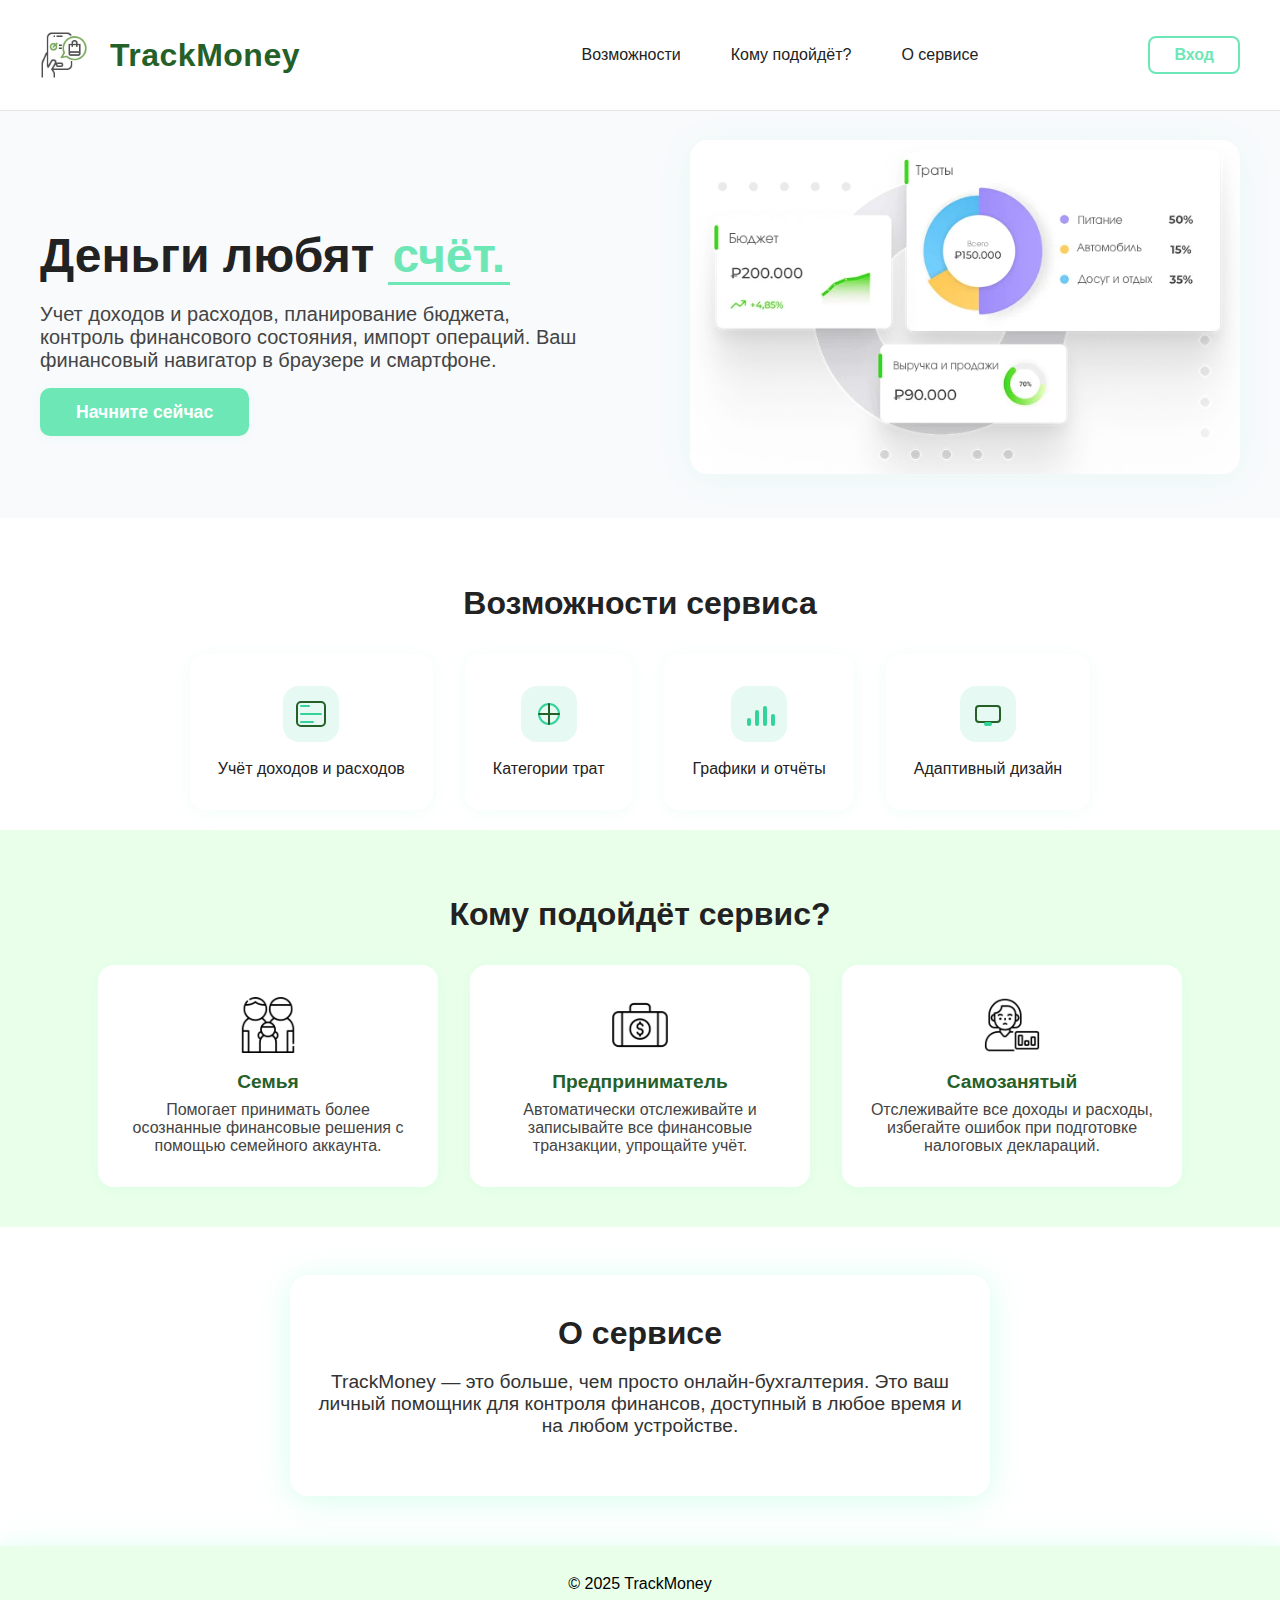
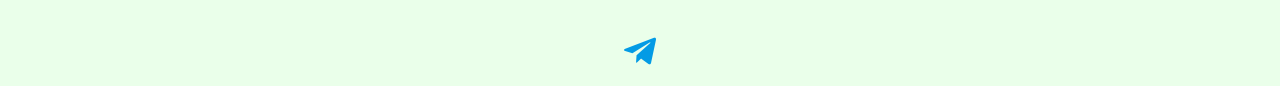
<file: index.html>
<!DOCTYPE html>
<html lang="ru">
  <head>
    <meta charset="UTF-8" />
    <meta name="viewport" content="width=device-width, initial-scale=1.0" />
    <title>TrackMoney — учёт личных финансов</title>
    <link rel="stylesheet" href="css/base.css" />
    <link rel="stylesheet" href="css/index.css" />
  </head>
  <body>
    <header>
      <div class="container header-flex">
        <div class="logo">
          <img
            src="images/smartphone-green.png"
            alt="TrackMoney logo"
            class="logo-img"
          />
          <span class="logo-text">TrackMoney</span>
        </div>
        <nav>
          <a href="#features">Возможности</a>
          <a href="#forwhom">Кому подойдёт?</a>
          <a href="#about">О сервисе</a>
        </nav>
        <a href="pages/login.php" class="btn-outline">Вход</a>
      </div>
    </header>
    <main>
      <section class="hero">
        <div class="container hero-flex">
          <div class="hero-text">
            <h1>Деньги любят <span class="accent">счёт.</span></h1>
            <p class="hero-sub">
              Учет доходов и расходов, планирование бюджета, контроль
              финансового состояния, импорт операций. Ваш финансовый навигатор в
              браузере и смартфоне.
            </p>
            <a href="pages/register.php" class="btn-main">Начните сейчас</a>
          </div>
          <div class="hero-img">
            <img src="images/track-money-dash.png" alt="Дашборд TrackMoney" />
          </div>
        </div>
      </section>
      <section id="features" class="features">
        <div class="container">
          <h2>Возможности сервиса</h2>
          <div class="features-cards">
            <div class="card">
              <img
                src="images/feature1.svg"
                alt="Учёт доходов и расходов"
                class="feature-icon"
              />
              <div>Учёт доходов и расходов</div>
            </div>
            <div class="card">
              <img
                src="images/feature2.svg"
                alt="Категории трат"
                class="feature-icon"
              />
              <div>Категории трат</div>
            </div>
            <div class="card">
              <img
                src="images/feature3.svg"
                alt="Графики и отчёты"
                class="feature-icon"
              />
              <div>Графики и отчёты</div>
            </div>
            <div class="card">
              <img
                src="images/feature4.svg"
                alt="Адаптивный дизайн"
                class="feature-icon"
              />
              <div>Адаптивный дизайн</div>
            </div>
          </div>
        </div>
      </section>
      <section id="forwhom" class="forwhom">
        <div class="container">
          <h2>Кому подойдёт сервис?</h2>
          <div class="forwhom-cards">
            <div class="card">
              <img
                src="images/free-icon-family-7433115.png"
                alt="Семья"
                class="forwhom-icon"
              />
              <div class="forwhom-title">Семья</div>
              <div class="forwhom-desc">
                Помогает принимать более осознанные финансовые решения с помощью
                семейного аккаунта.
              </div>
            </div>
            <div class="card">
              <img
                src="images/free-icon-business-and-finance-8623837.png"
                alt="Предприниматель"
                class="forwhom-icon"
              />
              <div class="forwhom-title">Предприниматель</div>
              <div class="forwhom-desc">
                Автоматически отслеживайте и записывайте все финансовые
                транзакции, упрощайте учёт.
              </div>
            </div>
            <div class="card">
              <img
                src="images/free-icon-business-analysis-9406349.png"
                alt="Самозанятый"
                class="forwhom-icon"
              />
              <div class="forwhom-title">Самозанятый</div>
              <div class="forwhom-desc">
                Отслеживайте все доходы и расходы, избегайте ошибок при
                подготовке налоговых деклараций.
              </div>
            </div>
          </div>
        </div>
      </section>
      <section id="about" class="about">
        <div class="container">
          <h2>О сервисе</h2>
          <p>
            TrackMoney — это больше, чем просто онлайн-бухгалтерия. Это ваш
            личный помощник для контроля финансов, доступный в любое время и на
            любом устройстве.
          </p>
        </div>
      </section>
    </main>

    <footer class="footer">
      <div class="footer-content">
        <p>© 2025 TrackMoney</p>
        <div class="social-links">
          <a
            href="https://t.me/verapetr16"
            target="_blank"
            class="social-button telegram"
          >
            <img src="images/telegram.png" alt="Telegram" class="social-icon" />
          </a>
        </div>
      </div>
    </footer>
  </body>
</html>
</file>
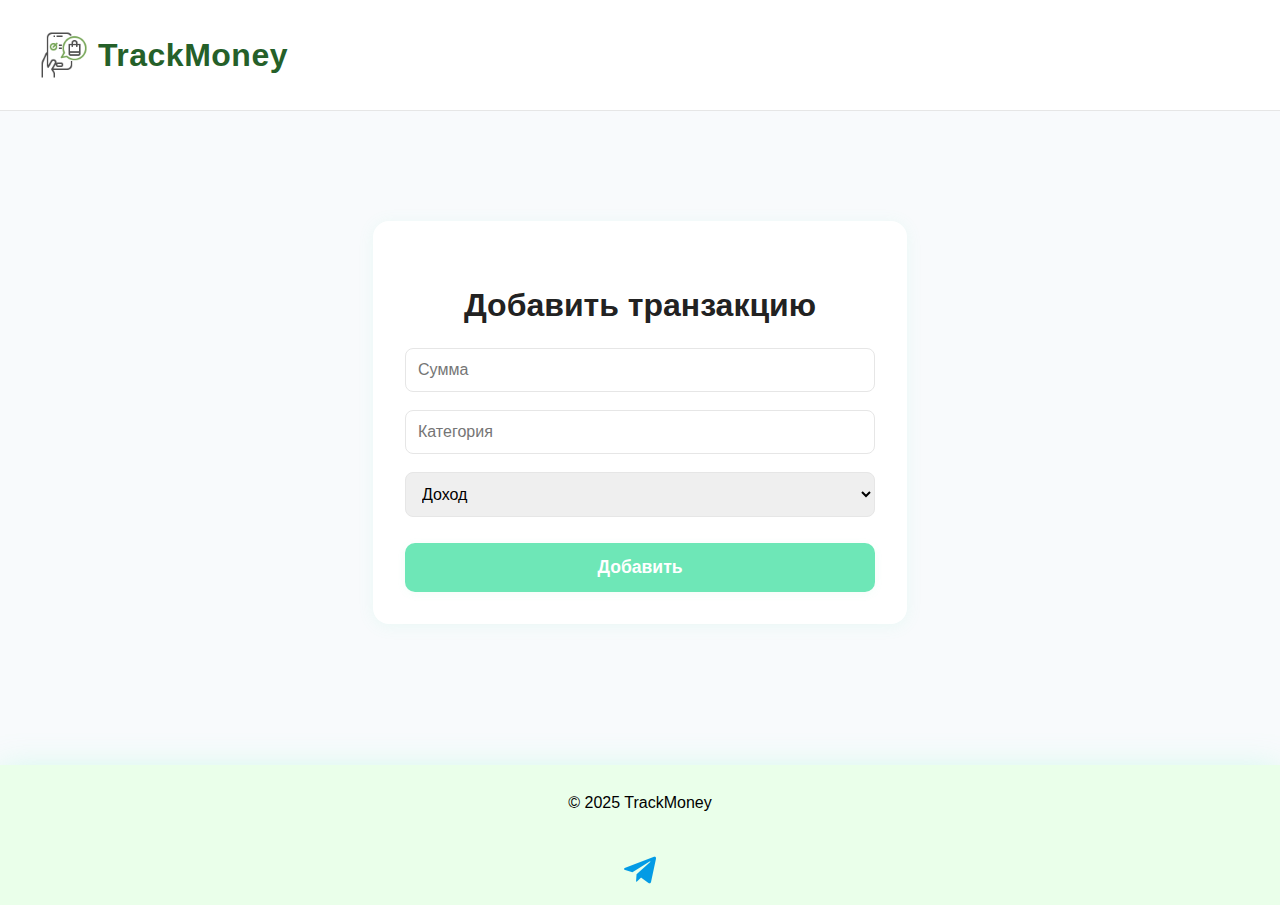
<file: pages/add_transaction.html>
<!DOCTYPE html>
<html lang="ru">
  <head>
    <meta charset="UTF-8" />
    <meta name="viewport" content="width=device-width, initial-scale=1.0" />
    <title>Добавить транзакцию — TrackMoney</title>
    <link rel="stylesheet" href="../css/base.css" />
    <link rel="stylesheet" href="../css/auth.css" />
    <script src="../js/dashboard.js"></script>
  </head>
  <body>
    <header>
      <div class="container header-flex">
        <div class="logo">
          <img
            src="../images/smartphone-green.png"
            alt="TrackMoney logo"
            class="logo-img"
          />
          <span class="logo-text">TrackMoney</span>
        </div>
      </div>
    </header>
    <main>
      <section class="auth-section">
        <div class="container auth-container card">
          <h2 class="dashboard-title">Добавить транзакцию</h2>
          <form
            id="addTransactionForm"
            method="POST"
            action="../includes/add_transaction.php"
          >
            <input type="number" name="amount" placeholder="Сумма" required />
            <input
              type="text"
              name="category"
              placeholder="Категория"
              required
            />
            <select name="type" required>
              <option value="income">Доход</option>
              <option value="expense">Расход</option>
            </select>
            <button type="submit" class="btn-main">Добавить</button>
          </form>
        </div>
      </section>
    </main>
    <footer class="footer">
      <div class="footer-content">
        <p>© 2025 TrackMoney</p>
        <div class="social-links">
          <a
            href="https://t.me/verapetr16"
            target="_blank"
            class="social-button telegram"
          >
            <img
              src="../images/telegram.png"
              alt="Telegram"
              class="social-icon"
            />
          </a>
        </div>
      </div>
    </footer>
    <script src="../js/add_transaction.js"></script>
  </body>
</html>
</file>
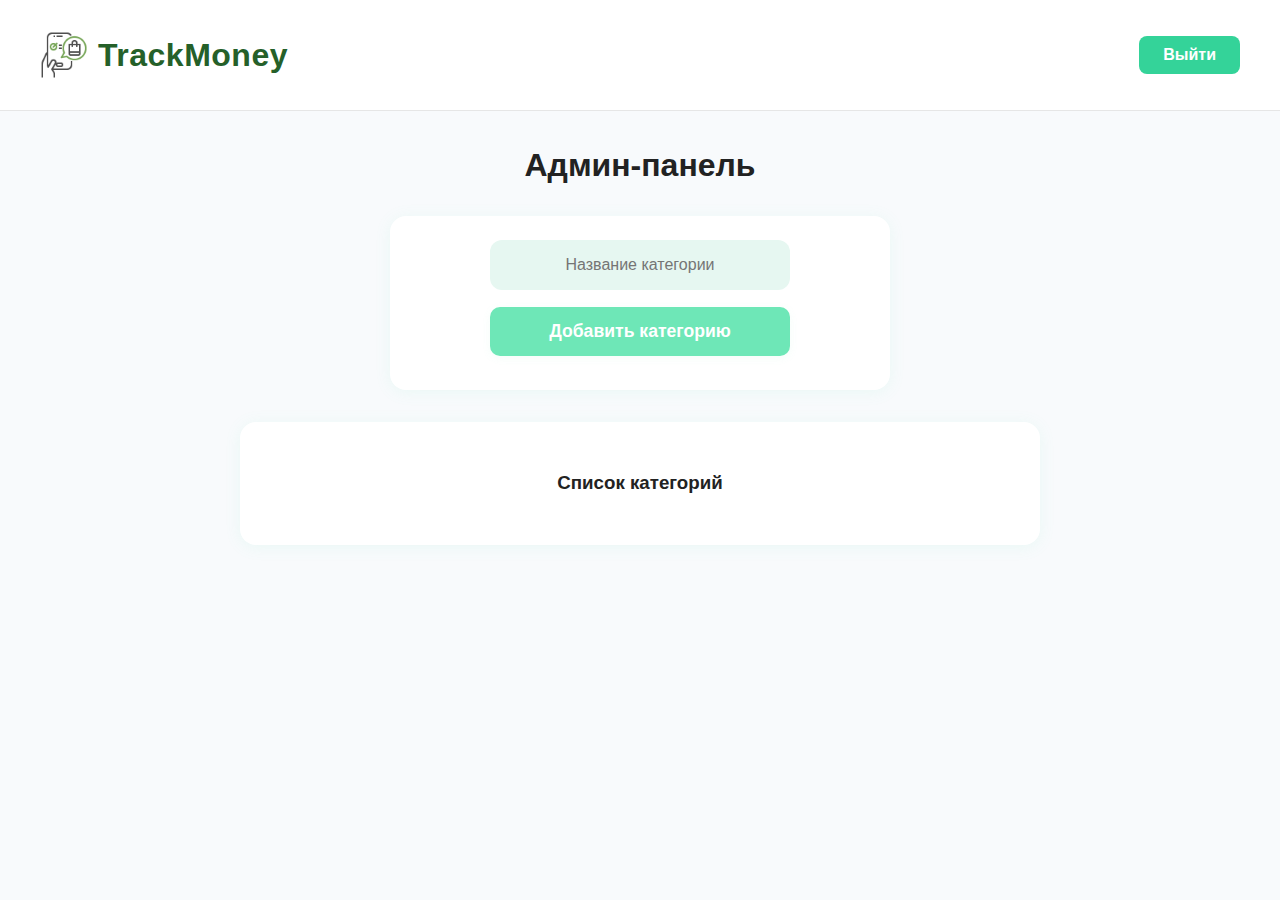
<file: pages/admin.html>
<!DOCTYPE html>
<html lang="ru">
  <head>
    <meta charset="UTF-8" />
    <meta name="viewport" content="width=device-width, initial-scale=1.0" />
    <title>Админ — TrackMoney</title>
    <link rel="stylesheet" href="../css/base.css" />
    <link rel="stylesheet" href="../css/dashboard.css" />
    <link rel="stylesheet" href="../css/admin.css" />
  </head>
  <body>
    <header>
      <div class="container header-flex">
        <div class="logo">
          <img
            src="../images/smartphone-green.png"
            alt="TrackMoney logo"
            class="logo-img"
          />
          <span class="logo-text">TrackMoney</span>
        </div>
        <span id="username" class="username"></span>
        <button id="logoutBtn" class="btn-main logout-btn">Выйти</button>
      </div>
    </header>
    <main>
      <section class="dashboard-section">
        <h2 class="dashboard-title">Админ-панель</h2>
        <div class="card add-category-card">
          <form id="addCategoryForm" class="add-category-form">
            <input
              type="text"
              name="name"
              placeholder="Название категории"
              required
              class="input-kategor"
            />
            <button type="submit" class="btn-main add-category-btn">
              Добавить категорию
            </button>
          </form>
          <div id="addCategoryMsg" class="add-category-msg"></div>
        </div>
        <div class="card categories-list-card">
          <h3>Список категорий</h3>
          <ul id="categoriesList" class="categories-list"></ul>
        </div>
      </section>
    </main>
    <script src="../js/admin.js"></script>
    <script src="../js/dashboard.js"></script>
  </body>
</html>
</file>
<file: css/base.css>
body {
  margin: 0;
  font-family: "Montserrat", Arial, sans-serif;
  background: #f8fafc;
  color: #222;
  padding-top: 80px; /* чтобы контент не был под шапкой */
}
.container {
  max-width: 1200px;
  margin: 0 auto;
  padding: 0 20px;
}
header {
  background: #fff;
  border-bottom: 1px solid #e6e6e6;
  padding: 20px 0;
  position: fixed;
  top: 0;
  left: 0;
  width: 100%;
  z-index: 1000;
}
.header-flex {
  display: flex;
  align-items: center;
  justify-content: space-between;
  min-height: 70px;
  padding: 0;
  gap: 20px;
}
.logo {
  display: flex;
  align-items: center;
  justify-content: flex-start;
  font-size: 2rem;
  font-weight: 700;
  color: #256029;
  gap: 10px;
  margin-right: auto;
}
.logo-img {
  width: 48px;
  height: 48px;
  display: block;
}
.logo-text {
  color: #256029;
  font-size: 2rem;
  font-weight: 700;
  letter-spacing: 0.5px;
}
nav {
  display: flex;
  align-items: center;
  gap: 50px;
  margin: 0 150px;
}
nav a {
  color: #222;
  text-decoration: none;
  font-weight: 500;
  transition: color 0.2s;
  white-space: nowrap;
}
nav a:hover {
  color: #6ee7b7;
}
.btn-outline {
  border: 2px solid #6ee7b7;
  color: #6ee7b7;
  padding: 8px 24px;
  border-radius: 8px;
  background: none;
  font-weight: 600;
  text-decoration: none;
  transition: background 0.2s, color 0.2s;
}
.btn-outline:hover {
  background: #6ee7b7;
  color: #fff;
}
.btn-main {
  background: #6ee7b7;
  color: #fff;
  padding: 14px 36px;
  border-radius: 10px;
  font-size: 1.1rem;
  font-weight: 700;
  text-decoration: none;
  box-shadow: 0 2px 8px rgba(110, 231, 183, 0.08);
  transition: background 0.2s;
}
.btn-main:hover {
  background: #34d399;
}
.card {
  background: #fff;
  border-radius: 16px;
  box-shadow: 0 2px 16px rgba(110, 231, 183, 0.1);
  padding: 32px 28px;
  margin-bottom: 0;
}
/* Подвал сайта */
.footer {
  background-color: #eaffea;
  max-height: 100px;
  display: flex;
  justify-content: center;
  align-items: center;
  color: rgb(0, 0, 0);
  padding: 20px;
  box-shadow: 0 4px 32px rgba(120, 253, 200, 0.3);
}

.footer-content {
  display: flex;
  flex-direction: column;
  align-items: center;
  gap: 20px;
}

.social-links {
  display: flex;
  gap: 20px;
}

.social-button {
  display: flex;
  align-items: center;
  justify-content: center;
  width: 44px;
  height: 44px;
  border-radius: 50%;
  text-decoration: none;
  background-color: transparent;
}

.social-icon {
  width: 32px;
  height: 32px;
}

.telegram {
  background-color: #eaffea;
}

@media (max-width: 900px) {
  .container {
    padding: 0 16px;
  }
  .logo-img {
    width: 36px;
    height: 36px;
    margin-right: 8px;
  }
  .logo-text {
    font-size: 1.3rem;
  }
  .logo {
    font-size: 1.3rem;
  }
  nav {
    margin: 0;
    gap: 20px;
  }
}

@media (max-width: 768px) {
  body {
    padding-top: 60px;
  }
  .header-flex {
    flex-wrap: wrap;
    gap: 10px;
  }
  nav {
    order: 3;
    width: 100%;
    justify-content: center;
    gap: 15px;
  }
  nav a {
    font-size: 0.9rem;
  }
  .btn-outline {
    padding: 6px 16px;
    font-size: 0.9rem;
  }
}

@media (max-width: 700px) {
  .container {
    max-width: 100%;
    padding: 0 12px;
  }
  body,
  html {
    font-size: 14px;
  }
  .btn-main,
  .btn-outline {
    font-size: 0.9rem;
    padding: 8px 16px;
    width: auto;
  }
  h1 {
    font-size: 1.8rem;
  }
  h2 {
    font-size: 1.5rem;
  }
  h3 {
    font-size: 1.2rem;
  }
  .header-flex {
    min-height: 50px;
  }
  .logo-img {
    width: 32px;
    height: 32px;
  }
  .logo-text {
    font-size: 1.2rem;
  }
  .logo {
    font-size: 1.2rem;
    gap: 4px;
  }
  nav {
    gap: 10px;
  }
  nav a {
    font-size: 0.85rem;
  }
}

@media (max-width: 500px) {
  .logo-text {
    font-size: 1rem;
  }
  .footer-content {
    flex-direction: column;
    gap: 10px;
    text-align: center;
  }
  .social-links {
    gap: 15px;
  }
  .social-button {
    width: 36px;
    height: 36px;
  }
  .social-icon {
    width: 24px;
    height: 24px;
  }
  nav {
    gap: 8px;
  }
  nav a {
    font-size: 0.8rem;
  }
  .btn-main,
  .btn-outline {
    padding: 6px 12px;
    font-size: 0.8rem;
  }
}
</file>
<file: css/index.css>
body {
  background-color: #fff;
  margin: 0;
  font-family: Arial, sans-serif;
}

.header {
  background-color: #ffffff;
  box-shadow: 0 2px 4px rgba(0, 0, 0, 0.1);
  padding: 1rem 0;
}

.header__container {
  max-width: 1200px;
  margin: 0 auto;
  padding: 0 1rem;
  display: flex;
  justify-content: space-between;
  align-items: center;
}

.logo {
  display: flex;
  align-items: center;
  text-decoration: none;
}

.logo-img {
  width: 48px;
  height: 48px;
  margin-right: 12px;
  display: block;
}

.logo__text {
  color: #2e7d32;
  font-size: 1.5rem;
  font-weight: bold;
}

.navigation__list {
  display: flex;
  list-style: none;
  margin: 0;
  padding: 0;
  gap: 2rem;
}

.navigation__link {
  color: #333;
  text-decoration: none;
  font-size: 1.1rem;
  transition: color 0.3s ease;
}

.navigation__link:hover {
  color: #2e7d32;
}

.hero {
  padding: 60px 0 40px 0;
  background: #f8fafc;
}

.hero-flex {
  display: flex;
  flex-wrap: wrap;
  align-items: center;
  justify-content: space-between;
}

.hero-text {
  flex: 1 1 350px;
  min-width: 300px;
}

.hero-text h1 {
  font-size: 3rem;
  font-weight: 800;
  margin-bottom: 20px;
}

.accent {
  color: #6ee7b7;
  border-bottom: 3px solid #6ee7b7;
  padding: 0 5px;
}

.hero-sub {
  font-size: 1.25rem;
  color: #444;
  margin-bottom: 30px;
}

.hero-img {
  flex: 1 1 350px;
  min-width: 280px;
  text-align: right;
  margin-left: 100px;
}

.hero-img img {
  max-width: 1000px;
  width: 100%;
  border-radius: 18px;
  box-shadow: 0 4px 32px rgba(110, 231, 183, 0.1);
}

.features {
  padding: 40px 0 20px 0;
  background: #fff;
}

.features-cards,
.forwhom-cards {
  display: flex;
  flex-wrap: wrap;
  gap: 32px;
  justify-content: center;
  margin-top: 32px;
}

.features-cards .card,
.forwhom-cards .card {
  display: flex;
  flex-direction: column;
  align-items: center;
  justify-content: flex-start;
  text-align: center;
}

.feature-icon,
.forwhom-icon {
  display: block;
  margin: 0 auto 18px auto;
  width: 56px;
  height: 56px;
}

.forwhom-title {
  font-size: 1.2rem;
  font-weight: 700;
  margin-bottom: 8px;
  color: #256029;
  text-align: center;
  width: 100%;
}

.forwhom-desc {
  font-size: 1rem;
  color: #444;
}

.features h2,
.forwhom h2,
.about h2 {
  font-size: 2rem;
  font-weight: 800;
  margin-bottom: 18px;
  color: #222;
  text-align: center;
}

@media (max-width: 1200px) {
  .hero-flex {
    gap: 40px;
  }
  .hero-img {
    margin-left: 40px;
  }
  .hero-img img {
    max-width: 100%;
  }
}

@media (max-width: 900px) {
  .hero-flex {
    flex-direction: column;
    text-align: center;
    gap: 30px;
  }
  .hero-img {
    margin: 0;
    text-align: center;
  }
  .hero-text h1 {
    font-size: 2.5rem;
  }
  .hero-sub {
    font-size: 1.1rem;
  }
  .features-cards,
  .forwhom-cards {
    gap: 20px;
  }
  .features h2,
  .forwhom h2,
  .about h2 {
    font-size: 1.8rem;
  }
}

@media (max-width: 768px) {
  .hero {
    padding: 40px 0 30px 0;
  }
  .hero-text h1 {
    font-size: 2rem;
  }
  .hero-sub {
    font-size: 1rem;
    margin-bottom: 20px;
  }
  .features {
    padding: 30px 0;
  }
  .features-cards .card,
  .forwhom-cards .card {
    padding: 20px;
  }
  .feature-icon,
  .forwhom-icon {
    width: 48px;
    height: 48px;
    margin-bottom: 12px;
  }
  .about {
    margin: 30px auto;
    padding: 30px 20px;
  }
  .about p {
    font-size: 1rem;
  }
}

@media (max-width: 500px) {
  .hero {
    padding: 30px 0 20px 0;
  }
  .hero-text h1 {
    font-size: 1.8rem;
  }
  .hero-sub {
    font-size: 0.9rem;
  }
  .features h2,
  .forwhom h2,
  .about h2 {
    font-size: 1.5rem;
  }
  .features-cards .card,
  .forwhom-cards .card {
    padding: 16px;
  }
  .feature-icon,
  .forwhom-icon {
    width: 40px;
    height: 40px;
  }
  .forwhom-title {
    font-size: 1.1rem;
  }
  .forwhom-desc {
    font-size: 0.9rem;
  }
  .about {
    margin: 20px auto;
    padding: 20px 16px;
  }
  .about p {
    font-size: 0.9rem;
  }
}

.forwhom-cards {
  display: flex;
  flex-direction: row;
  flex-wrap: wrap;
  gap: 32px;
  justify-content: center;
  margin-top: 32px;
}
.forwhom-cards .card {
  width: 340px;
  min-height: 160px;
  display: flex;
  flex-direction: column;
  align-items: flex-start;
  justify-content: center;
  box-sizing: border-box;
}
@media (max-width: 1100px) {
  .forwhom-cards {
    flex-direction: column;
    align-items: center;
  }
  .forwhom-cards .card {
    width: 100%;
    min-width: unset;
    align-items: flex-start;
  }
}

.about {
  background-color: #fff;
  border-radius: 18px;
  box-shadow: 0 4px 32px rgba(120, 253, 200, 0.3);
  margin: 48px auto 50px auto;
  padding: 40px 0 40px 0;
  max-width: 700px;
}
.about h2 {
  margin-top: 0;
}
.about p {
  font-size: 1.2rem;
  color: #333;
  text-align: center;
}

.forwhom {
  background: #eaffea;
  padding: 40px 0 40px 0;
}

@media (max-width: 1100px) {
  .features-cards {
    grid-template-columns: 1fr 1fr;
  }
  .hero-flex {
    flex-direction: column;
    gap: 24px;
  }
}

@media (max-width: 700px) {
  .features-cards {
    grid-template-columns: 1fr;
    gap: 16px;
  }
  .hero-img img {
    width: 100%;
    max-width: 320px;
  }
  .hero-text {
    text-align: center;
  }
}
</file>
<file: css/auth.css>
.auth-section {
  min-height: 685px;
  display: flex;
  align-items: center;
  justify-content: center;
  background: #f8fafc;
}
.auth-container.card {
  width: 470px;
  margin: 40px auto;
  padding: 40px 32px 32px 32px;
}
.auth-container.card h2 {
  margin-bottom: 24px;
  font-size: 2rem;
  font-weight: 700;
  text-align: center;
}
.auth-container.card form {
  display: flex;
  flex-direction: column;
  gap: 18px;
  margin-bottom: 0;
}
.auth-container.card input[type="number"],
.auth-container.card input[type="text"],
.auth-container.card input[type="password"],
.auth-container.card select {
  padding: 12px;
  border: 1px solid #e6e6e6;
  border-radius: 8px;
  font-size: 1rem;
  outline: none;
  transition: border 0.2s;
}
.auth-container.card input[type="number"]:focus,
.auth-container.card input[type="text"]:focus,
.auth-container.card input[type="password"]:focus,
.auth-container.card select:focus {
  border: 1.5px solid #6ee7b7;
}
.auth-container.card input[type="text"],
.auth-container.card input[type="password"] {
  text-align: left;
}
.auth-container.card button.btn-main {
  margin-top: 8px;
  border: none;
}
.auth-container.card p {
  margin-top: 20px;
  font-size: 1rem;
  text-align: center;
}
.auth-container.card a {
  color: #6ee7b7;
  text-decoration: none;
  font-weight: 600;
}
.auth-container.card a:hover {
  text-decoration: underline;
}
.auth-container.card button.btn-main {
  margin-top: 8px;
  border: none;
}
.error-message {
  color: #f87171;
  background: #fff0f0;
  border: 1px solid #f87171;
  border-radius: 8px;
  padding: 10px 16px;
  margin-bottom: 18px;
  font-size: 1rem;
}
@media (max-width: 600px) {
  .auth-container.card {
    padding: 20px 6px 18px 6px;
  }
}
@media (max-width: 700px) {
  .auth-container {
    width: 100%;
    padding: 16px 2vw;
    min-width: 0;
  }
  .auth-section {
    padding: 0 2vw;
  }
  .btn-main {
    width: 100%;
    font-size: 1em;
  }
}
</file>
<file: css/dashboard.css>
.dashboard-section {
  padding: 40px 0 40px 0;
  background: #f8fafc;
  min-height: 80vh;
}
.dashboard-title {
  font-size: 2rem;
  font-weight: 800;
  margin-bottom: 32px;
  color: #222;
  text-align: center;
}
.username {
  margin-left: 20px;
  color: #222;
  font-size: 1.8rem;
  font-family: "Poppins", sans-serif;
  font-weight: 600;
}
.dashboard-flex {
  display: flex;
  flex-wrap: wrap;
  gap: 40px;
  align-items: stretch;
  justify-content: center;
  margin-bottom: 40px;
  padding: 0 20px;
}
.balance-block,
.chart-block {
  flex: 1 1 320px;
  min-width: 280px;
  max-width: 400px;
  display: flex;
  flex-direction: column;
  align-items: center;
  justify-content: center;
  box-sizing: border-box;
  padding: 24px 20px;
}
.balance-block h3,
.chart-block h3 {
  margin-bottom: 10px;
  font-size: 1.3rem;
  font-weight: 600;
  text-align: center;
}
.balance-amount {
  font-size: 2.2rem;
  font-weight: 800;
  color: #34d399;
  margin-bottom: 18px;
  text-align: center;
}
.history-block {
  width: 100%;
  max-width: 1000px;
  margin: 32px auto 0 auto;
  padding: 0 20px;
  box-sizing: border-box;
}
.history-block h3 {
  margin-bottom: 16px;
  font-size: 1.2rem;
  font-weight: 600;
  text-align: center;
}
.history-table {
  width: 100%;
  border-collapse: collapse;
  font-size: 1rem;
  background: #fff;
  border-radius: 12px;
  overflow: hidden;
  box-shadow: 0 2px 8px rgba(0, 0, 0, 0.05);
}
.history-table th,
.history-table td {
  text-align: center;
  font-size: 1rem;
  padding: 16px 15px;
  border-bottom: 1px solid #e6e6e6;
}
.history-table td {
  /* Добавляем flexbox для выравнивания содержимого, если нужно */
  /* display: flex; */ /* Removed */
  /* align-items: center; */ /* Removed */
  /* justify-content: center; */ /* Removed */
}
.history-table th {
  color: #34d399;
  font-weight: 700;
  background: #f8fafc;
  white-space: nowrap;
  text-align: center;
}
.history-table tr:last-child td {
  border-bottom: none;
}
.history-table th:nth-child(1),
.history-table td:nth-child(1) {
  width: 170px;
  min-width: 140px;
  text-align: left; /* Выравнивание даты по левому краю */
}
.history-table th:nth-child(2),
.history-table td:nth-child(2) {
  width: 200px;
  min-width: 160px;
  text-align: left; /* Выравнивание категории по левому краю */
}
.history-table th:nth-child(3),
.history-table td:nth-child(3) {
  width: 140px;
  min-width: 100px;
  text-align: center; /* Выравнивание суммы по центру */
}
.history-table th:nth-child(4),
.history-table td:nth-child(4) {
  width: 100px;
  min-width: 80px;
  text-align: center; /* Выравнивание типа по центру */
}

/* Стили для колонки с кнопкой удаления */
.history-table th:nth-child(5),
.history-table td:nth-child(5) {
  width: 50px; /* Уменьшаем ширину для крестика */
  min-width: 40px;
  padding: 16px 5px; /* Уменьшаем горизонтальные отступы */
  text-align: center; /* Выравнивание крестика по центру */
}

.history-table tr:hover {
  background: #f3fdf8;
  transition: background 0.2s;
}
@media (max-width: 1100px) {
  .dashboard-flex {
    flex-direction: column;
    gap: 24px;
  }
  .chart-block,
  .balance-block {
    width: 100%;
    min-width: 0;
  }
}
@media (max-width: 1200px) {
  .username {
    margin-left: 15px;
  }
}
@media (max-width: 900px) {
  .dashboard-section {
    padding: 30px 0;
  }
  .dashboard-title {
    font-size: 1.8rem;
    margin-bottom: 24px;
  }
  .dashboard-flex {
    gap: 24px;
    padding: 0 15px;
  }
  .balance-block,
  .chart-block {
    padding: 20px 15px;
  }
  .balance-amount {
    font-size: 2rem;
  }
  .history-block {
    padding: 0 15px;
  }
  .header-flex {
    flex-wrap: wrap;
    gap: 10px;
  }
  .username {
    margin-left: 10px;
    font-size: 1rem;
  }
  .logout-btn {
    padding: 8px 20px;
    font-size: 0.95rem;
  }
}
@media (max-width: 768px) {
  .dashboard-section {
    padding: 20px 0;
  }
  .dashboard-title {
    font-size: 1.5rem;
    margin-bottom: 20px;
  }
  .dashboard-flex {
    gap: 20px;
    padding: 0 12px;
  }
  .balance-block h3,
  .chart-block h3 {
    font-size: 1.1rem;
  }
  .balance-amount {
    font-size: 1.8rem;
    margin-bottom: 15px;
  }
  .history-block {
    padding: 0 12px;
  }
  .history-table {
    font-size: 0.95rem;
  }
  .history-table th,
  .history-table td {
    padding: 10px 12px;
  }
  .modal-content {
    margin: 15px;
    padding: 20px 15px;
  }
  .modal-form-flex input,
  .modal-form-flex select {
    padding: 10px 12px;
    font-size: 0.95rem;
  }
  .header-flex {
    flex-direction: column;
    align-items: center;
    gap: 8px;
    padding: 10px 0;
  }
  .logo {
    flex-direction: row;
    align-items: center;
    justify-content: center;
    margin-bottom: 0;
    gap: 8px;
    width: 100%;
  }
  .username {
    margin: 4px 0 0 0;
    font-size: 0.95rem;
    display: block;
    text-align: center;
    width: 100%;
    color: #444;
  }
  .logout-btn {
    margin: 8px 0 0 0;
    width: 90%;
    max-width: 260px;
    align-self: center;
    font-size: 0.95rem;
    padding: 10px 0;
    display: block;
  }
}
@media (max-width: 500px) {
  .dashboard-section {
    padding: 15px 0;
  }
  .dashboard-title {
    font-size: 1.3rem;
    margin-bottom: 15px;
  }
  .dashboard-flex {
    gap: 15px;
    padding: 0 10px;
  }
  .balance-block,
  .chart-block {
    padding: 15px 12px;
  }
  .balance-block h3,
  .chart-block h3 {
    font-size: 1rem;
  }
  .balance-amount {
    font-size: 1.6rem;
    margin-bottom: 12px;
  }
  .history-block {
    padding: 0 10px;
  }
  .history-block h3 {
    font-size: 1rem;
    margin-bottom: 12px;
  }
  .history-table {
    font-size: 0.9rem;
  }
  .history-table th,
  .history-table td {
    padding: 8px 10px;
  }
  .modal-content {
    margin: 10px;
    padding: 15px 12px;
  }
  .modal-form-flex {
    gap: 10px;
  }
  .modal-form-flex input,
  .modal-form-flex select {
    padding: 8px 10px;
    font-size: 0.9rem;
  }
  .close {
    font-size: 24px;
    top: 10px;
    right: 15px;
  }
  .header-flex {
    padding: 8px 0;
  }
  .logo-text {
    font-size: 1.1rem;
  }
  .logo-img {
    width: 28px;
    height: 28px;
  }
  .username {
    font-size: 0.9rem;
  }
  .logout-btn {
    font-size: 0.9rem;
    padding: 8px 0;
  }
}
@media (max-width: 360px) {
  .dashboard-title {
    font-size: 1.2rem;
  }
  .balance-amount {
    font-size: 1.4rem;
  }
  .history-table {
    font-size: 0.85rem;
  }
  .history-table th,
  .history-table td {
    padding: 6px 8px;
  }
}

/* Модальное окно */
.modal {
  display: none;
  position: fixed;
  z-index: 2000;
  left: 0;
  top: 0;
  width: 100%;
  height: 100%;
  overflow: auto;
  background-color: rgba(0, 0, 0, 0.3);
  justify-content: center;
  align-items: center;
}
.modal.show {
  display: flex !important;
}
.modal-content {
  background: #fff;
  margin: 20px;
  padding: 24px 20px;
  border-radius: 16px;
  box-shadow: 0 2px 16px rgba(110, 231, 183, 0.18);
  width: calc(100% - 40px);
  max-width: 400px;
  position: relative;
}
.close {
  position: absolute;
  top: 16px;
  right: 24px;
  font-size: 28px;
  font-weight: bold;
  color: #888;
  cursor: pointer;
  float: right;
}
.close:hover {
  color: #34d399;
}

.modal-form-flex {
  display: flex;
  flex-direction: column;
  gap: 12px;
  width: 100%;
}
.modal-form-flex input,
.modal-form-flex select {
  width: 100%;
  box-sizing: border-box;
  padding: 12px 16px;
  border: 2px solid #e6e6e6;
  border-radius: 8px;
  background: #f8fafc;
  font-size: 1rem;
  color: #222;
  transition: border-color 0.2s, box-shadow 0.2s;
  outline: none;
}
.modal-form-flex input:focus,
.modal-form-flex select:focus {
  border-color: #6ee7b7;
  box-shadow: 0 0 0 2px #6ee7b733;
}
.modal-form-flex input::placeholder {
  color: #b0b0b0;
  opacity: 1;
}

.modal-btn-center {
  display: flex;
  justify-content: center;
  width: 100%;
  margin-top: 12px;
  border: none;
}

#openModalBtn {
  margin-top: 10px;
}

.modal-content .btn-main {
  border: none !important;
  box-shadow: none;
}

.balance-block .btn-main {
  border: none !important;
  box-shadow: none;
}

.logout-btn {
  margin-left: 400px;
  margin-right: 0;
  padding: 10px 24px;
  font-size: 1rem;
  background: #34d399;
  color: #fff;
  border: none !important;
  border-radius: 8px;
  font-weight: 600;
  transition: background 0.2s;
  box-shadow: none;
  outline: none;
}
.logout-btn:hover {
  background: #2eba86;
}

.header-flex {
  display: flex;
  align-items: center;
  justify-content: space-between;
}

/* Стили для кнопки удаления транзакции (красный крестик) */
.delete-transaction-btn {
  background: none;
  border: none;
  color: #f87171; /* Красный цвет */
  font-size: 1.2rem; /* Размер крестика */
  cursor: pointer;
  padding: 0; /* Убираем внутренние отступы */
  line-height: 1; /* Выравнивание по вертикали */
}

.delete-transaction-btn:hover {
  color: #ef4444; /* Цвет при наведении */
}
</file>
<file: css/admin.css>
.dashboard-section {
  display: flex;
  flex-direction: column;
  align-items: center;
}
.container header-flex {
  display: flex;
  align-items: center;
  justify-content: space-between;
  padding: 0 40px;
  min-height: 70px;
  position: relative;
}
.header-flex {
  display: flex;
  align-items: center;
  justify-content: space-between;
  min-height: 70px;
  padding: 0;
  gap: 20px;
}
.logo {
  display: flex;
  align-items: center;
  justify-content: flex-start;
  font-size: 2rem;
  font-weight: 700;
  color: #256029;
  gap: 10px;
  margin-right: auto;
}
.username {
  color: #222;
  font-size: 1.1rem;
  font-weight: 600;
  margin-right: 20px;
}
.logout-btn {
  padding: 10px 24px;
  font-size: 1rem;
  background: #34d399;
  color: #fff;
  border: none !important;
  border-radius: 8px;
  font-weight: 600;
  transition: background 0.2s;
  box-shadow: none;
  outline: none;
  margin: 0;
}
.logout-btn:hover {
  background: #2dd4bf;
}
.add-category-card,
.categories-list-card {
  max-width: 500px;
  width: 100%;
  margin: 0 auto 32px auto;
  display: flex;
  flex-direction: column;
  align-items: center;
  padding: 24px 20px;
  box-sizing: border-box;
}

.add-category-card {
  max-width: 500px;
  width: 100%;
  margin: 0 auto 32px auto;
  display: flex;
  flex-direction: column;
  align-items: center;
}

.add-category-form {
  display: flex;
  flex-direction: column;
  gap: 12px;
  align-items: center;
  width: 100%;
}

.add-category-card form {
  width: 100%;
  display: flex;
  flex-direction: column;
  gap: 12px;
  align-items: center;
  justify-content: center;
}

.input-kategor {
  width: 100%;
  max-width: 300px;
  height: 50px;
  border-radius: 12px;
  border: none;
  background-color: #e6f7f1;
  text-align: center;
  font-size: 1rem;
  padding: 0 15px;
  box-sizing: border-box;
}

.add-category-btn {
  margin-top: 5px;
  border: none;
  width: 100%;
  max-width: 300px;
}
.add-category-msg {
  margin-top: 10px;
  color: #f87171;
  text-align: center;
}
.categories-list-card h3 {
  text-align: center;
}
.categories-list {
  display: grid;
  grid-template-columns: repeat(auto-fit, minmax(120px, 1fr));
  gap: 14px;
  padding: 0;
  margin: 0;
  list-style: none;
  width: 100%;
}

.categories-list li {
  background: #e6f7f1;
  border-radius: 10px;
  padding: 10px 15px;
  font-size: 1rem;
  color: #222;
  transition: background 0.2s, box-shadow 0.2s, color 0.2s;
  box-shadow: 0 1px 4px rgba(52, 211, 153, 0.08);
  text-align: center;
  min-width: 0;
  word-break: break-word;
  display: flex;
  justify-content: space-between;
  align-items: center;
  gap: 10px;
}

.categories-list li:hover {
  background: #bcecdd;
  box-shadow: 0 2px 8px rgba(52, 211, 153, 0.15);
  color: #16a34a;
  cursor: pointer;
}

.categories-list li span {
  flex-grow: 1;
  text-align: left;
  word-break: break-word;
}

.delete-category-btn {
  background: none;
  border: none;
  color: #f87171;
  font-size: 1.2rem;
  cursor: pointer;
  padding: 0;
  line-height: 1;
  margin-left: auto;
}

.delete-category-btn:hover {
  color: #ef4444;
}

.categories-list-card {
  max-width: 800px;
  width: 100%;
  margin: 0 auto 32px auto;
  display: flex;
  flex-direction: column;
  align-items: center;
  padding: 32px 24px 32px 24px;
  box-sizing: border-box;
}

@media (max-width: 1200px) {
  .username {
    margin-right: 15px;
    font-size: 1rem;
  }
}

@media (max-width: 900px) {
  .header-flex {
    flex-wrap: wrap;
    gap: 10px;
  }
  .username {
    margin-right: 10px;
    font-size: 0.95rem;
  }
  .logout-btn {
    padding: 8px 20px;
    font-size: 0.95rem;
  }
  .add-category-card,
  .categories-list-card {
    max-width: 90%;
    padding: 20px 15px;
  }

  .categories-list {
    grid-template-columns: repeat(auto-fit, minmax(100px, 1fr));
    gap: 10px;
  }

  .categories-list li {
    padding: 8px 12px;
    font-size: 0.95rem;
  }
}

@media (max-width: 768px) {
  .header-flex {
    flex-direction: column;
    align-items: center;
    gap: 8px;
    padding: 10px 0;
  }
  .logo {
    flex-direction: row;
    align-items: center;
    justify-content: center;
    margin-bottom: 0;
    gap: 8px;
    width: 100%;
  }
  .username {
    margin: 4px 0 0 0;
    font-size: 0.95rem;
    display: block;
    text-align: center;
    width: 100%;
    color: #444;
  }
  .logout-btn {
    margin: 8px 0 0 0;
    width: 90%;
    max-width: 260px;
    align-self: center;
    font-size: 0.95rem;
    padding: 10px 0;
    display: block;
  }
}

@media (max-width: 500px) {
  .header-flex {
    padding: 8px 0;
  }
  .logo-text {
    font-size: 1.1rem;
  }
  .logo-img {
    width: 28px;
    height: 28px;
  }
  .username {
    font-size: 0.9rem;
  }
  .logout-btn {
    font-size: 0.9rem;
    padding: 8px 0;
  }
  .add-category-card,
  .categories-list-card {
    max-width: 100%;
    padding: 16px 12px;
    margin-bottom: 20px;
  }

  .input-kategor {
    height: 44px;
    font-size: 0.95rem;
  }

  .add-category-btn {
    height: 44px;
    font-size: 0.95rem;
  }

  .categories-list {
    grid-template-columns: repeat(auto-fit, minmax(80px, 1fr));
    gap: 8px;
  }

  .categories-list li {
    padding: 6px 10px;
    font-size: 0.9rem;
    border-radius: 8px;
  }

  .add-category-msg {
    font-size: 0.9rem;
  }

  .categories-list-card h3 {
    font-size: 1.1rem;
    margin-bottom: 12px;
  }
}

@media (max-width: 360px) {
  .categories-list {
    grid-template-columns: repeat(2, 1fr);
  }

  .categories-list li {
    padding: 6px 8px;
    font-size: 0.85rem;
  }
}
</file>
